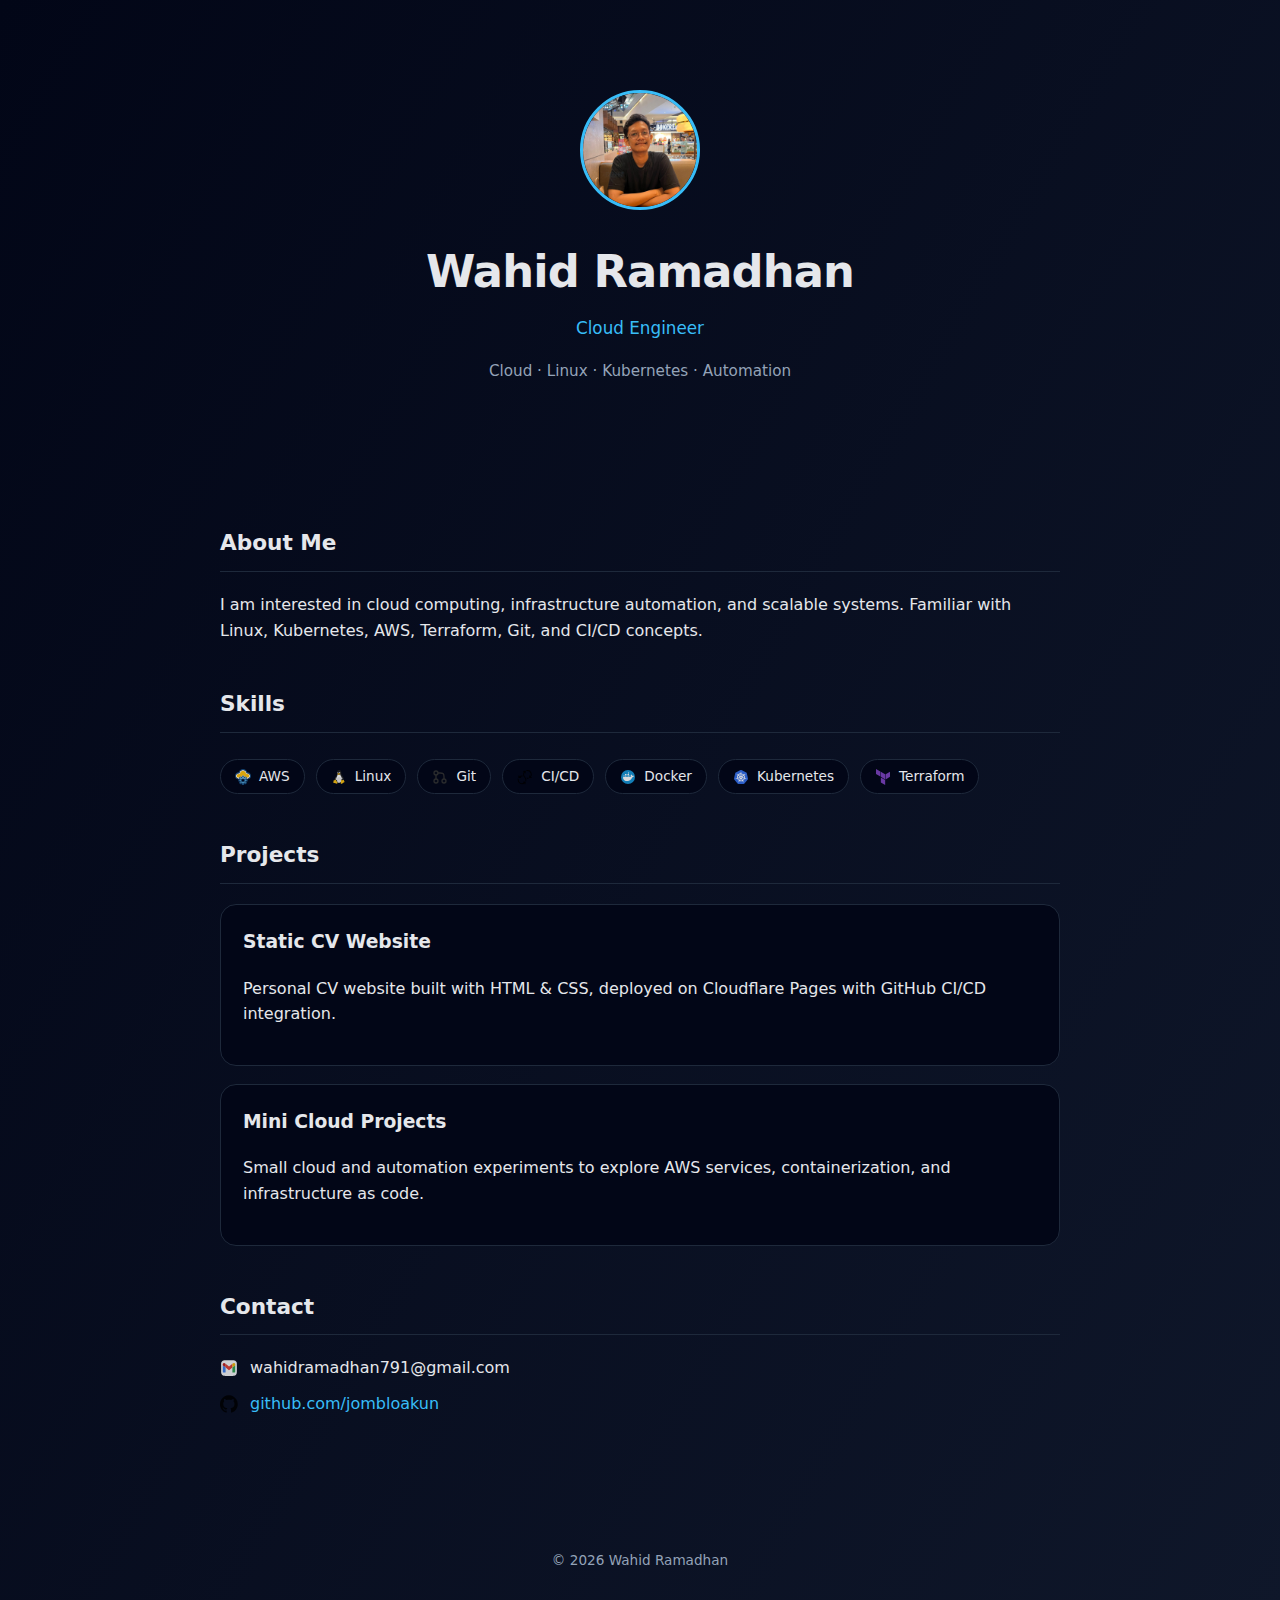
<file: my-profile/index.html>
<!DOCTYPE html>
<html lang="id">
<head>
  <meta charset="UTF-8" />
  <title>Wahid Ramadhan | Cloud Engineer</title>
  <meta name="viewport" content="width=device-width, initial-scale=1.0" />
  <link rel="stylesheet" href="style.css" />
</head>
<body>

  <!-- HERO -->
  <header class="hero">
    <img
      src="assets/img/profile.jpg"
      alt="Wahid Ramadhan profile photo"
      class="avatar"
    />
    <h1>Wahid Ramadhan</h1>
    <p class="role">Cloud Engineer</p>
    <p class="tagline">
      Cloud · Linux · Kubernetes · Automation
    </p>
  </header>

  <!-- MAIN CONTENT -->
  <main class="container">

    <!-- ABOUT -->
    <section>
      <h2>About Me</h2>
      <p>
        I am interested in cloud computing, infrastructure automation,
        and scalable systems. Familiar with Linux, Kubernetes, AWS,
        Terraform, Git, and CI/CD concepts.
      </p>
    </section>

    <!-- SKILLS -->
    <section>
      <h2>Skills</h2>
      <div class="skills">
        <span><img src="assets/icons/cloud.svg" alt="" /> AWS</span>
        <span><img src="assets/icons/linux.svg" alt="" />Linux</span>
        <span><img src="assets/icons/git.svg" alt="" />Git</span>
        <span><img src="assets/icons/cicd.svg" alt="" />CI/CD</span>
        <span><img src="assets/icons/docker.svg" alt="" />Docker</span>
        <span><img src="assets/icons/k8s.svg" alt="" />Kubernetes</span>
        <span><img src="assets/icons/terraform.svg" alt="" />Terraform</span>
      </div>
    </section>

    <!-- PROJECTS -->
    <section>
      <h2>Projects</h2>

      <div class="card">
        <h3>Static CV Website</h3>
        <p>
          Personal CV website built with HTML & CSS,
          deployed on Cloudflare Pages with GitHub CI/CD integration.
        </p>
      </div>

      <div class="card">
        <h3>Mini Cloud Projects</h3>
        <p>
          Small cloud and automation experiments to explore
          AWS services, containerization, and infrastructure as code.
        </p>
      </div>
    </section>

    <!-- CONTACT -->
    <section>
      <h2>Contact</h2>
      <ul class="contact">
        <li>
          <img src="assets/icons/email.svg" alt="email icon" />
          <span>wahidramadhan791@gmail.com</span>
        </li>
        <li>
          <img src="assets/icons/github.svg" alt="github icon" />
          <a href="https://github.com/jombloakun" target="_blank">
            github.com/jombloakun
          </a>
        </li>
      </ul>
    </section>

  </main>

  <!-- FOOTER -->
  <footer>
    <p>© 2026 Wahid Ramadhan</p>
  </footer>

</body>
</html>
</file>
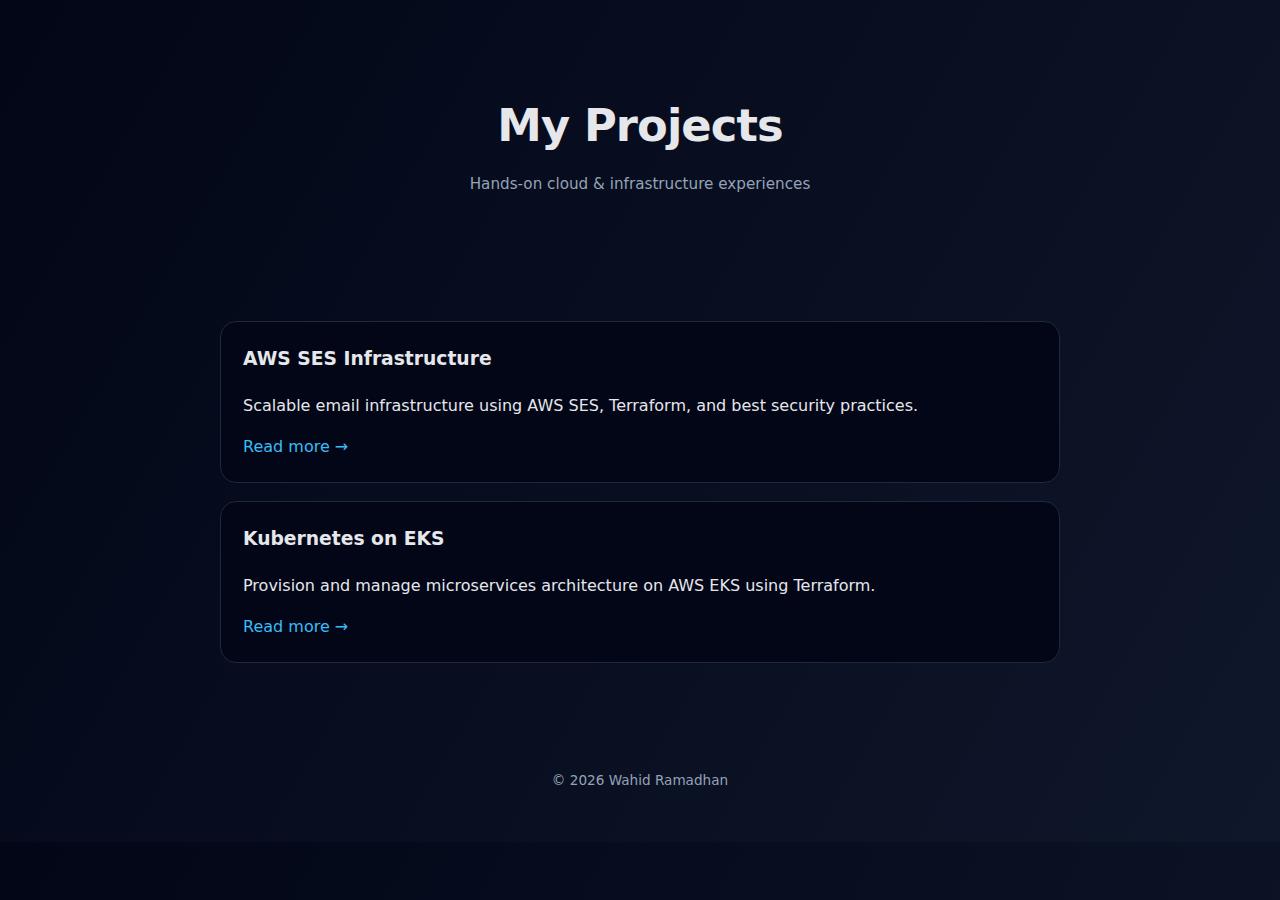
<file: my-profile/projects/index.html>
<!DOCTYPE html>
<html lang="en">
<head>
  <meta charset="UTF-8" />
  <title>Projects | Wahid Ramadhan</title>
  <meta name="viewport" content="width=device-width, initial-scale=1.0" />
  <link rel="stylesheet" href="../style.css" />
</head>
<body>

<header class="hero">
  <h1>My Projects</h1>
  <p class="tagline">Hands-on cloud & infrastructure experiences</p>
</header>

<main class="container">

  <div class="card">
    <h3>AWS SES Infrastructure</h3>
    <p>
      Scalable email infrastructure using AWS SES, Terraform,
      and best security practices.
    </p>
    <a href="ses-project.html">Read more →</a>
  </div>

  <div class="card">
    <h3>Kubernetes on EKS</h3>
    <p>
      Provision and manage microservices architecture on AWS EKS
      using Terraform.
    </p>
    <a href="k8s-provision-project.html">Read more →</a>
  </div>

</main>

<footer>
  <p>© 2026 Wahid Ramadhan</p>
</footer>

</body>
</html>
</file>
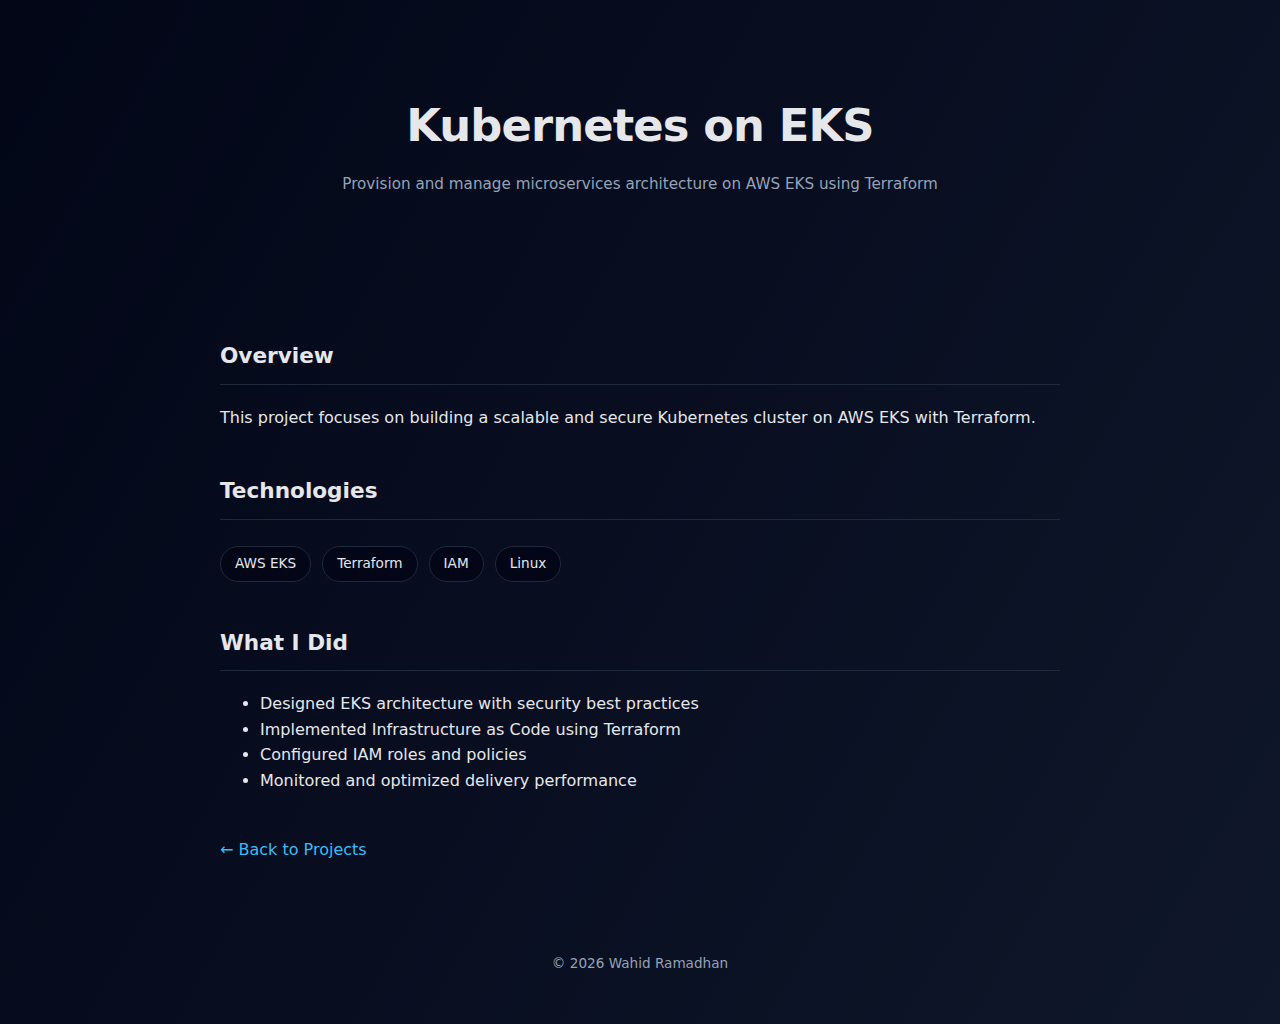
<file: my-profile/projects/k8s-provision-project.html>
<!DOCTYPE html>
<html lang="en">
<head>
  <meta charset="UTF-8" />
  <title>Kubernetes on EKS | Wahid Ramadhan</title>
  <meta name="viewport" content="width=device-width, initial-scale=1.0" />
  <link rel="stylesheet" href="../style.css" />
</head>
<body>

<header class="hero">
  <h1>Kubernetes on EKS</h1>
  <p class="tagline">Provision and manage microservices architecture on AWS EKS using Terraform</p>
</header>

<main class="container">

  <section>
    <h2>Overview</h2>
    <p>
      This project focuses on building a scalable and secure
      Kubernetes cluster on AWS EKS with Terraform.
    </p>
  </section>

  <section>
    <h2>Technologies</h2>
    <div class="skills">
      <span>AWS EKS</span>
      <span>Terraform</span>
      <span>IAM</span>
      <span>Linux</span>
    </div>
  </section>

  <section>
    <h2>What I Did</h2>
    <ul>
      <li>Designed EKS architecture with security best practices</li>
      <li>Implemented Infrastructure as Code using Terraform</li>
      <li>Configured IAM roles and policies</li>
      <li>Monitored and optimized delivery performance</li>
    </ul>
  </section>

  <a href="index.html">← Back to Projects</a>

</main>

<footer>
  <p>© 2026 Wahid Ramadhan</p>
</footer>

</body>
</html>
</file>
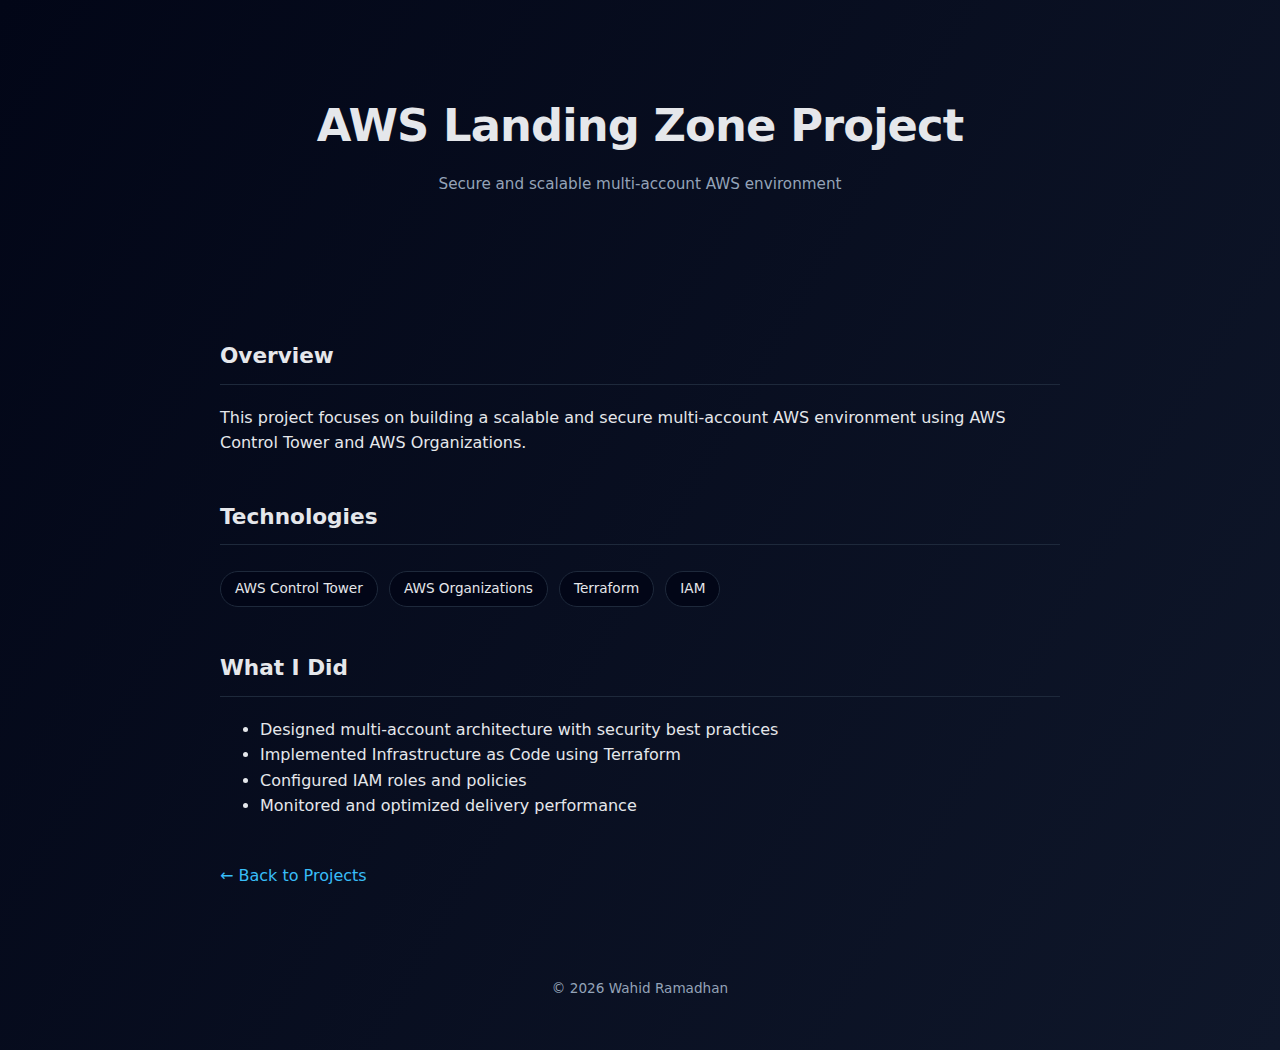
<file: my-profile/projects/lz-ct-project.html>
<!DOCTYPE html>
<html lang="en">
<head>
  <meta charset="UTF-8" />
  <title>AWS Landing Zone Project | Wahid Ramadhan</title>
  <meta name="viewport" content="width=device-width, initial-scale=1.0" />
  <link rel="stylesheet" href="../style.css" />
</head>
<body>

<header class="hero">
  <h1>AWS Landing Zone Project</h1>
  <p class="tagline">Secure and scalable multi-account AWS environment</p>
</header>

<main class="container">

  <section>
    <h2>Overview</h2>
    <p>
      This project focuses on building a scalable and secure
      multi-account AWS environment using AWS Control Tower and AWS Organizations.
    </p>
  </section>

  <section>
    <h2>Technologies</h2>
    <div class="skills">
      <span>AWS Control Tower</span>
      <span>AWS Organizations</span>
      <span>Terraform</span>
      <span>IAM</span>
    </div>
  </section>

  <section>
    <h2>What I Did</h2>
    <ul>
      <li>Designed multi-account architecture with security best practices</li>
      <li>Implemented Infrastructure as Code using Terraform</li>
      <li>Configured IAM roles and policies</li>
      <li>Monitored and optimized delivery performance</li>
    </ul>
  </section>

  <a href="index.html">← Back to Projects</a>

</main>

<footer>
  <p>© 2026 Wahid Ramadhan</p>
</footer>

</body>
</html>
</file>
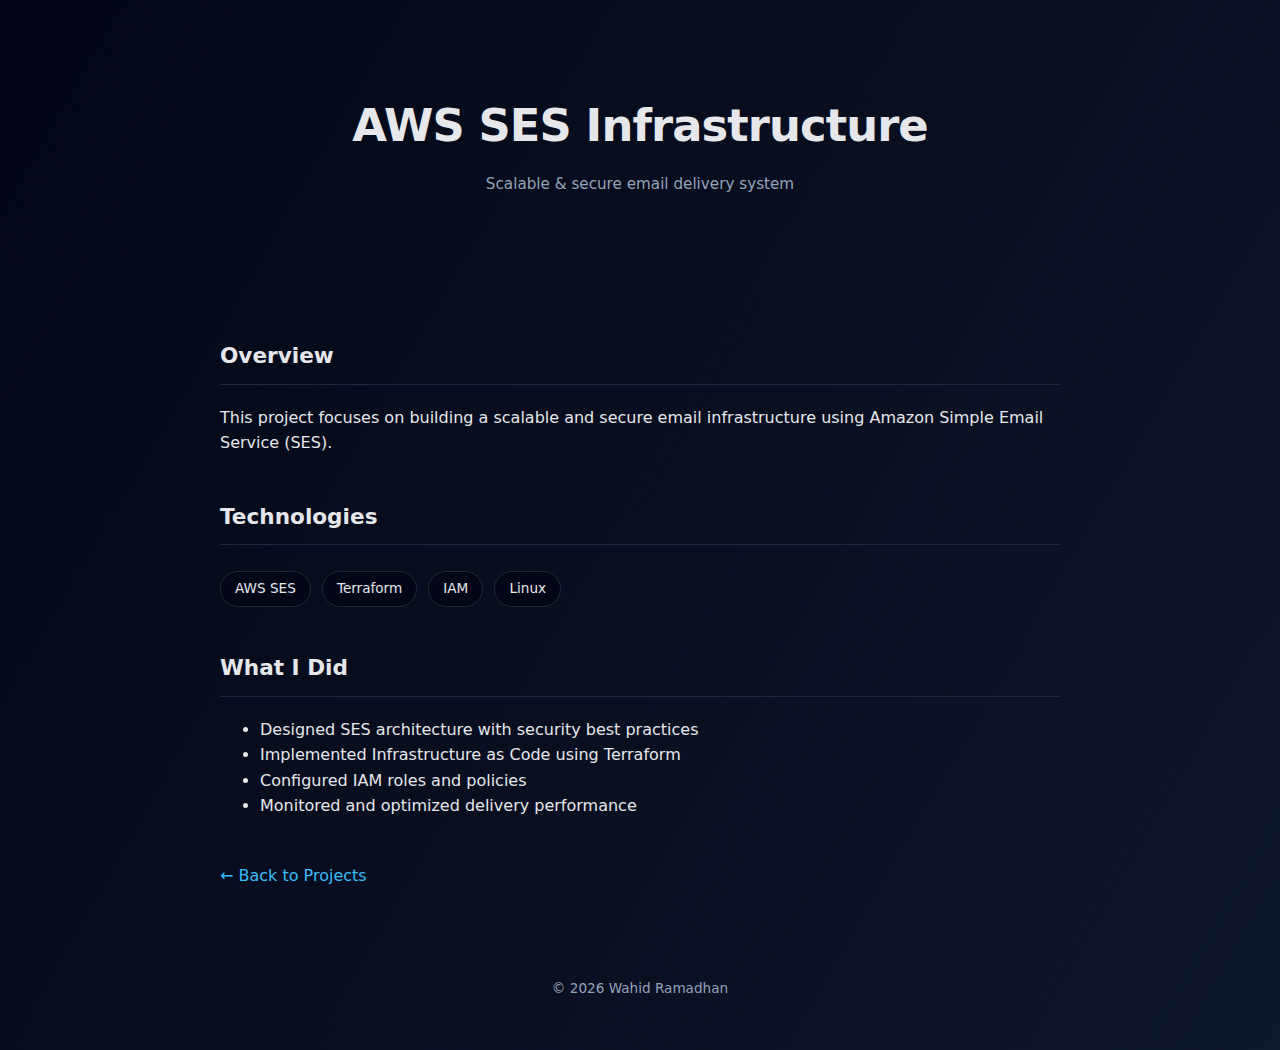
<file: my-profile/projects/ses-project.html>
<!DOCTYPE html>
<html lang="en">
<head>
  <meta charset="UTF-8" />
  <title>AWS SES Project | Wahid Ramadhan</title>
  <meta name="viewport" content="width=device-width, initial-scale=1.0" />
  <link rel="stylesheet" href="../style.css" />
</head>
<body>

<header class="hero">
  <h1>AWS SES Infrastructure</h1>
  <p class="tagline">Scalable & secure email delivery system</p>
</header>

<main class="container">

  <section>
    <h2>Overview</h2>
    <p>
      This project focuses on building a scalable and secure
      email infrastructure using Amazon Simple Email Service (SES).
    </p>
  </section>

  <section>
    <h2>Technologies</h2>
    <div class="skills">
      <span>AWS SES</span>
      <span>Terraform</span>
      <span>IAM</span>
      <span>Linux</span>
    </div>
  </section>

  <section>
    <h2>What I Did</h2>
    <ul>
      <li>Designed SES architecture with security best practices</li>
      <li>Implemented Infrastructure as Code using Terraform</li>
      <li>Configured IAM roles and policies</li>
      <li>Monitored and optimized delivery performance</li>
    </ul>
  </section>

  <a href="index.html">← Back to Projects</a>

</main>

<footer>
  <p>© 2026 Wahid Ramadhan</p>
</footer>

</body>
</html>
</file>
<file: my-profile/style.css>
:root {
  --bg: #020617;
  --surface: #020617;
  --text: #e5e7eb;
  --muted: #94a3b8;
  --accent: #38bdf8;
  --border: #1e293b;
}

* {
  box-sizing: border-box;
}

html {
  scroll-behavior: smooth;
}

body {
  margin: 0;
  font-family: system-ui, -apple-system, BlinkMacSystemFont, "Segoe UI",
    sans-serif;
  background: linear-gradient(120deg, #020617, #0f172a);
  color: var(--text);
  line-height: 1.6;
}

/* ========= HERO ========= */

.hero {
  text-align: center;
  padding: 90px 20px 70px;
}

.avatar {
  width: 120px;
  height: 120px;
  border-radius: 50%;
  object-fit: cover;
  border: 3px solid var(--accent);
  margin-bottom: 18px;
}

.hero h1 {
  margin: 0;
  font-size: 2.8rem;
  letter-spacing: -0.02em;
}

.role {
  margin-top: 8px;
  font-size: 1.05rem;
  color: var(--accent);
  font-weight: 500;
}

.tagline {
  margin-top: 10px;
  color: var(--muted);
  font-size: 0.95rem;
}

/* ========= MAIN ========= */

.container {
  max-width: 880px;
  margin: auto;
  padding: 40px 20px;
}

section {
  margin-bottom: 44px;
}

h2 {
  font-size: 1.35rem;
  border-bottom: 1px solid var(--border);
  padding-bottom: 10px;
  margin-bottom: 20px;
}

/* ========= SKILLS ========= */

.skills span {
  display: inline-flex;
  align-items: center;
  gap: 8px;
  padding: 6px 14px;
  border-radius: 999px;
  border: 1px solid var(--border);
  background: #020617;
  margin: 6px 6px 0 0;
  font-size: 0.85rem;
}

.skills img {
  width: 16px;
  height: 16px;
  opacity: 0.85;
}

/* ========= PROJECT CARD ========= */

.card {
  border: 1px solid var(--border);
  border-radius: 16px;
  padding: 22px;
  margin-bottom: 18px;
  background: #020617;
  transition: transform 0.2s ease, box-shadow 0.2s ease;
}

.card h3 {
  margin-top: 0;
}

.card:hover {
  transform: translateY(-4px);
  box-shadow: 0 16px 40px rgba(0, 0, 0, 0.6);
}

/* ========= CONTACT ========= */

.contact {
  list-style: none;
  padding-left: 0;
}

.contact li {
  display: flex;
  align-items: center;
  gap: 12px;
  margin-bottom: 10px;
}

.contact img {
  width: 18px;
  height: 18px;
  opacity: 0.8;
}

a {
  color: var(--accent);
  text-decoration: none;
}

a:hover {
  text-decoration: underline;
}

/* ========= FOOTER ========= */

footer {
  text-align: center;
  padding: 36px 0;
  color: var(--muted);
  font-size: 0.85rem;
}

/* ========= RESPONSIVE ========= */

@media (max-width: 600px) {
  .hero h1 {
    font-size: 2.2rem;
  }

  .container {
    padding: 30px 16px;
  }
}
</file>
